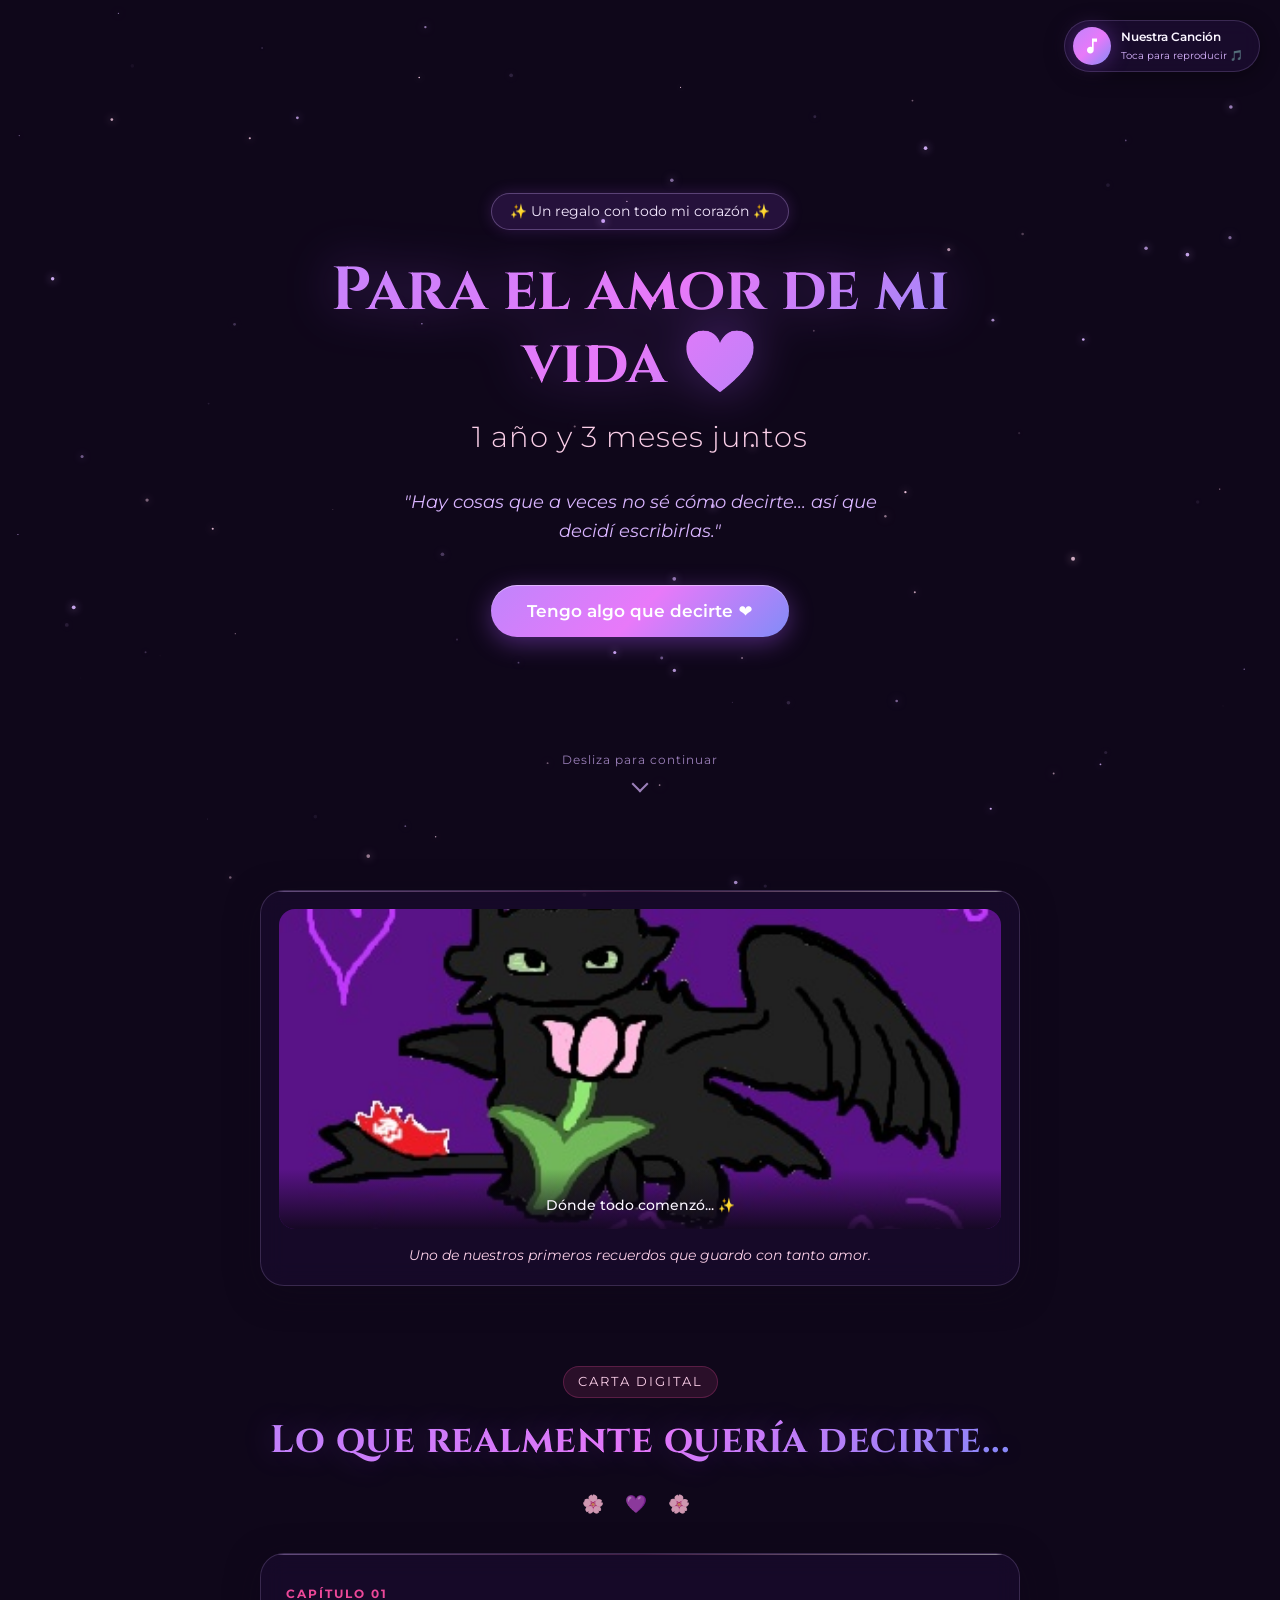
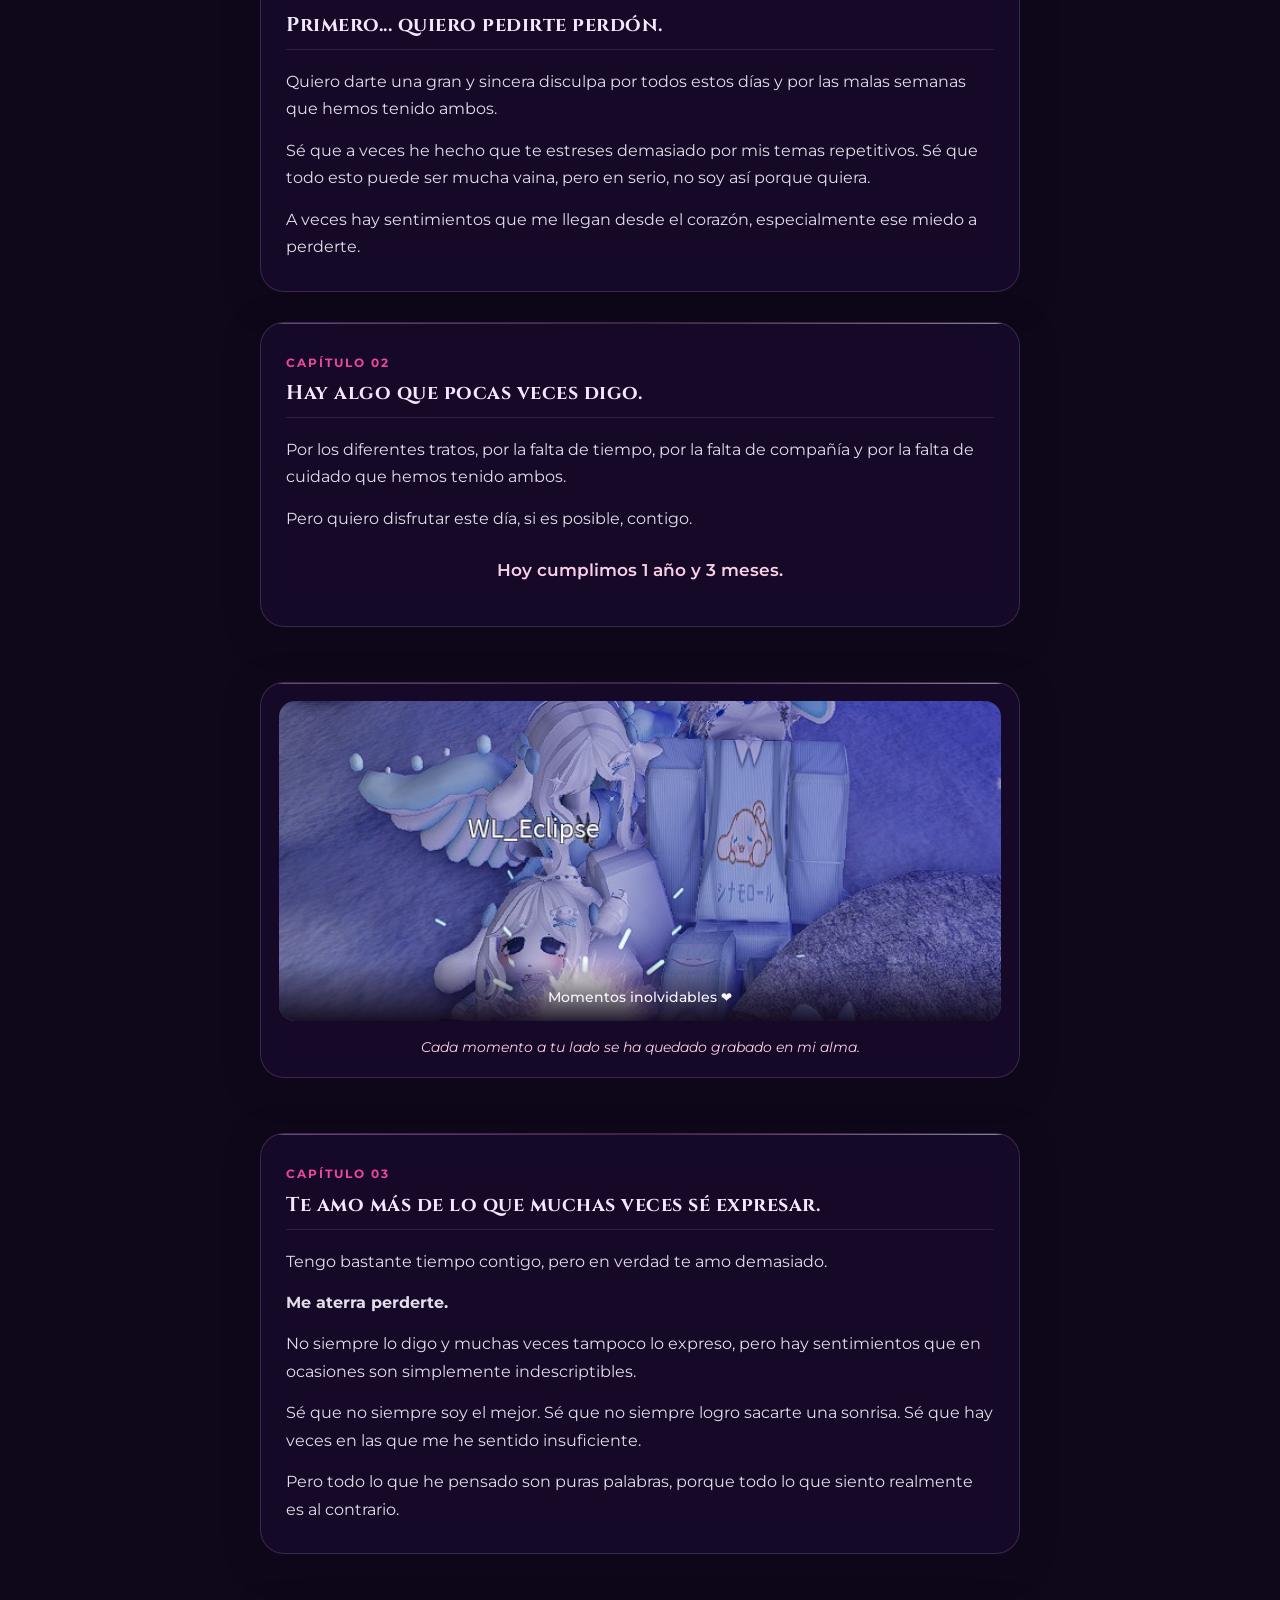
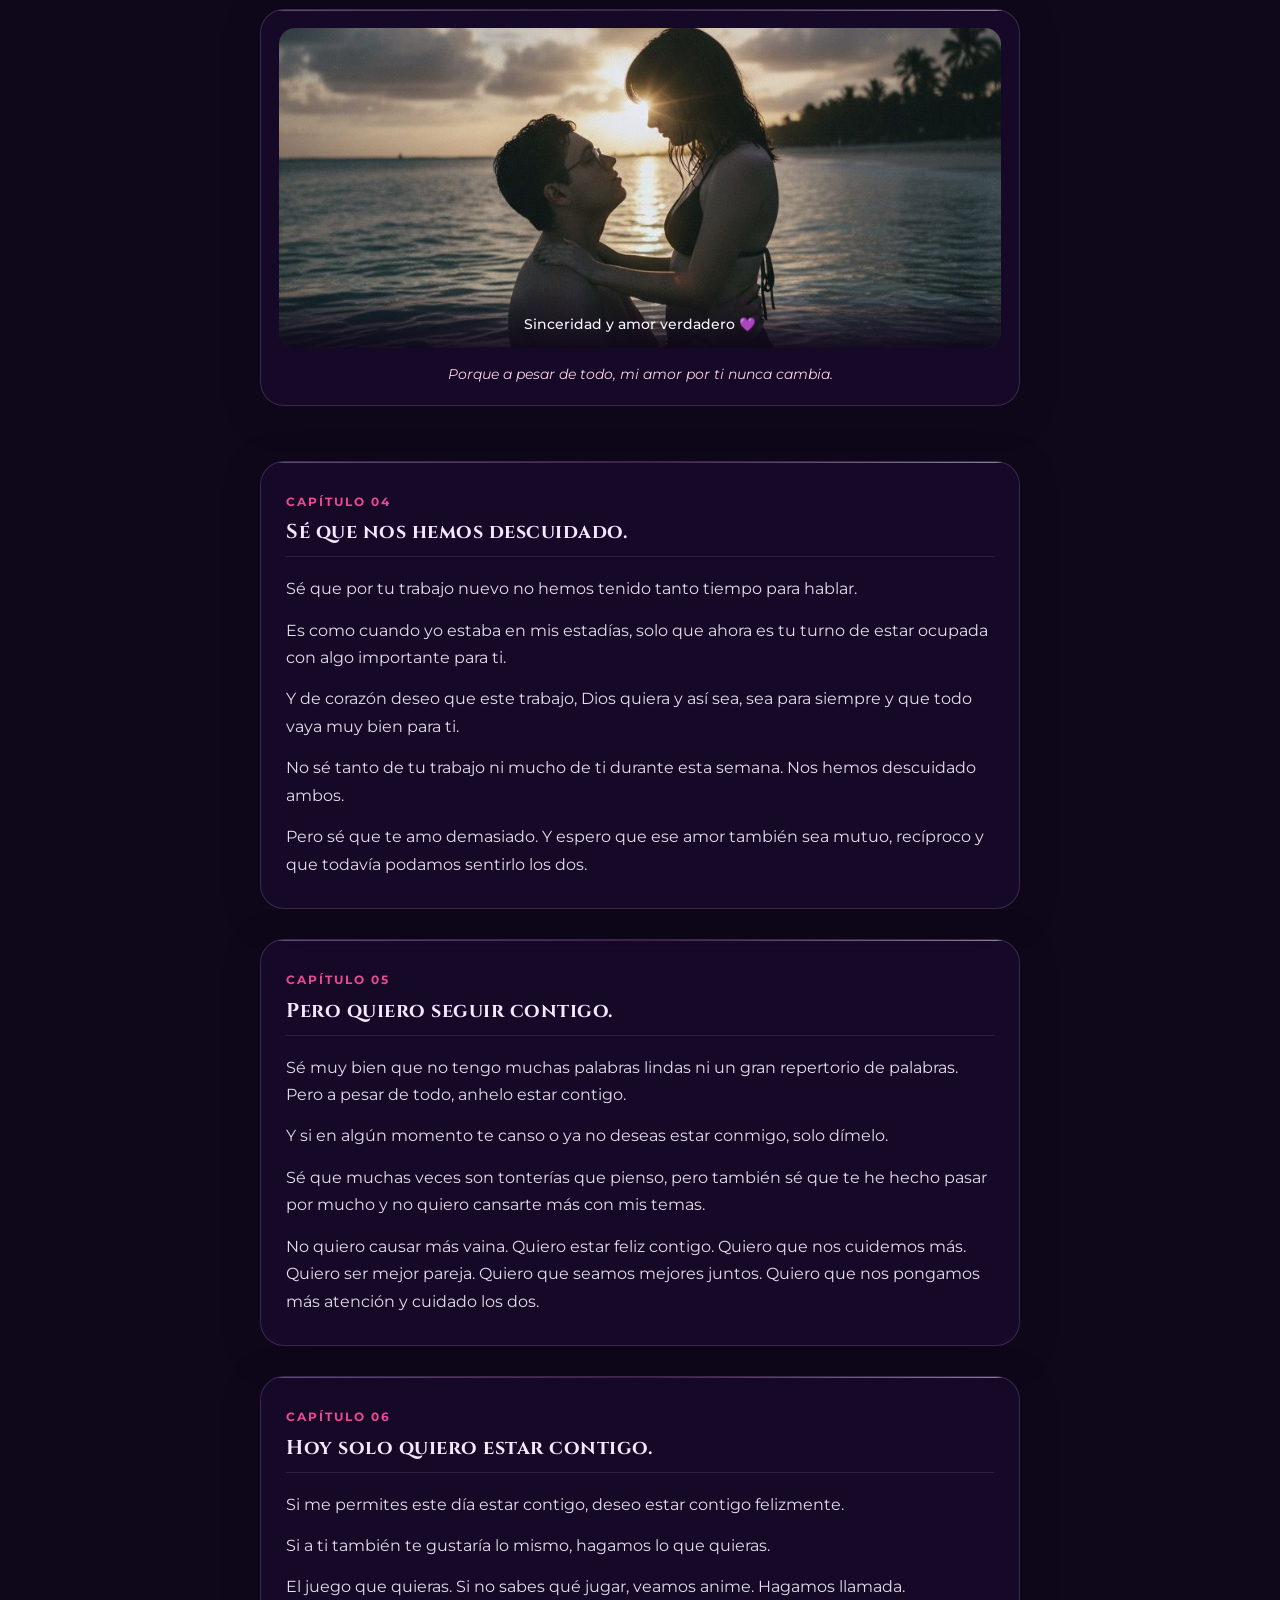
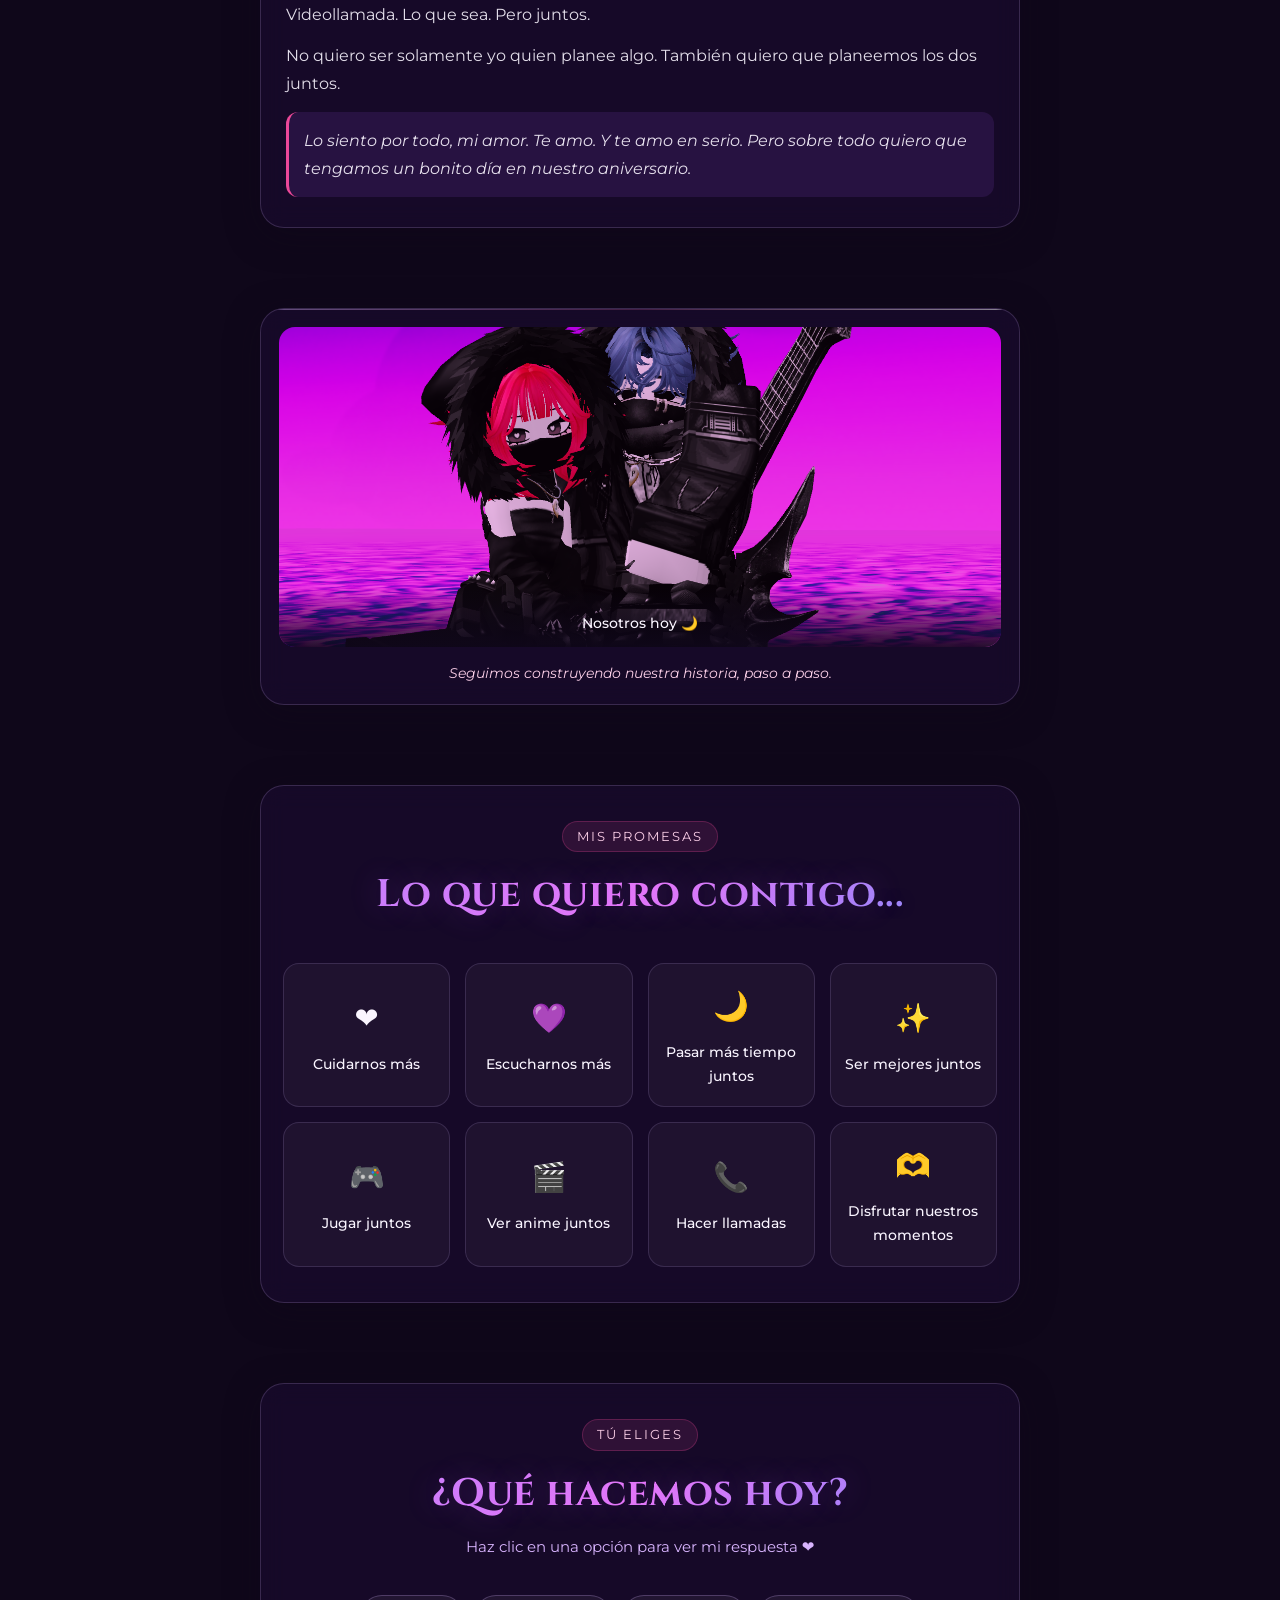
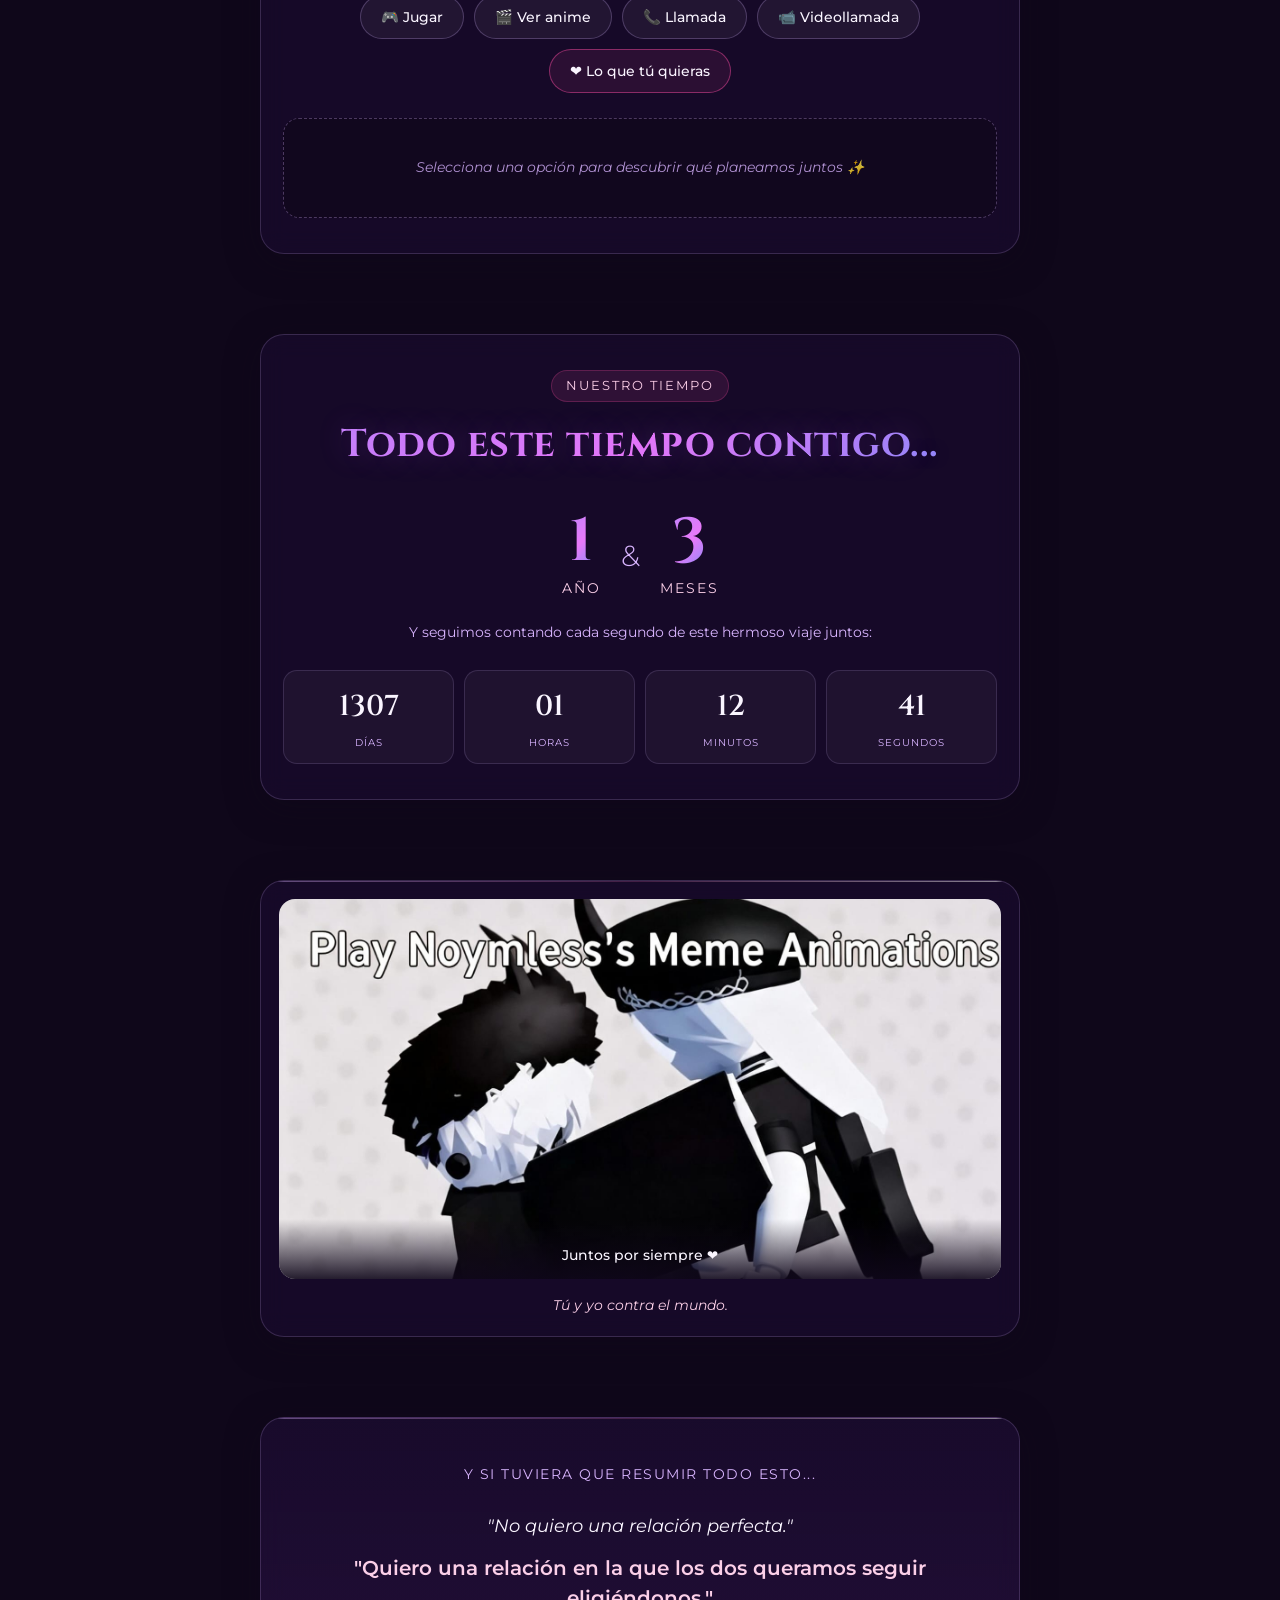
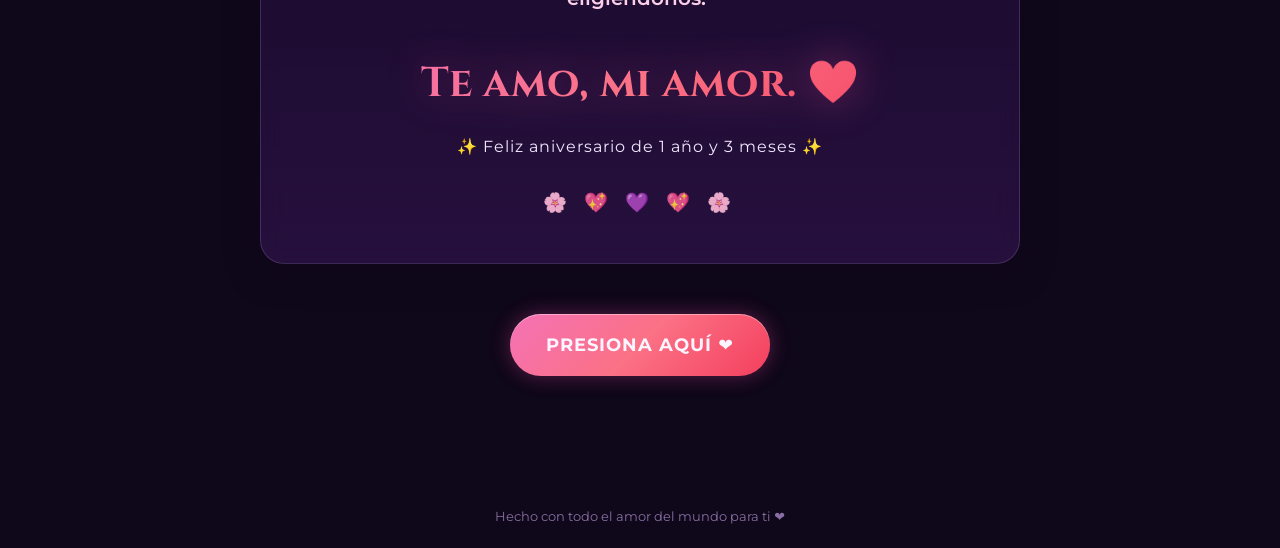
<file: index.html>
<!DOCTYPE html>
<html lang="es">
<head>
    <meta charset="UTF-8">
    <meta name="viewport" content="width=device-width, initial-scale=1.0">
    <title>Para el amor de mi vida ❤️ | Nuestro Aniversario</title>
    
    <!-- Google Fonts -->
    <link rel="preconnect" href="https://fonts.googleapis.com">
    <link rel="preconnect" href="https://fonts.gstatic.com" crossorigin>
    <link href="https://fonts.googleapis.com/css2?family=Cinzel:wght@500;700&family=Montserrat:ital,wght@0,300;0,400;0,500;0,600;1,300&family=Playfair+Display:ital,wght@0,400;0,600;1,400&display=swap" rel="stylesheet">
    
    <link rel="stylesheet" href="style.css">
</head>
<body>

    <!-- Background Canvas for Interactive Particles/Stars -->
    <canvas id="bgCanvas"></canvas>

    <!-- Music Player Floating Widget -->
    <div class="music-player" id="musicPlayer">
        <button class="music-btn" id="musicToggle" aria-label="Reproducir/Pausar Canción">
            <svg id="musicIconPlay" class="icon" viewBox="0 0 24 24">
                <path fill="currentColor" d="M12 3v10.55c-.59-.34-1.27-.55-2-.55-2.21 0-4 1.79-4 4s1.79 4 4 4 4-1.79 4-4V7h4V3h-6z"/>
            </svg>
            <svg id="musicIconPause" class="icon hidden" viewBox="0 0 24 24">
                <path fill="currentColor" d="M6 19h4V5H6v14zm8-14v14h4V5h-4z"/>
            </svg>
        </button>
        <div class="music-info">
            <span class="music-title">Nuestra Canción</span>
            <span class="music-status">Toca para reproducir 🎵</span>
        </div>
        <audio id="bgMusic" loop src="assets/music/nuestra-cancion.mp3"></audio>
    </div>

    <!-- MAIN CONTAINER -->
    <main class="main-wrapper">

        <!-- 1. HERO SECTION -->
        <section class="hero-section" id="hero">
            <div class="hero-content">
                <div class="sparkle-badge">✨ Un regalo con todo mi corazón ✨</div>
                <h1 class="hero-title">Para el amor de mi vida ❤️</h1>
                <p class="hero-subtitle">1 año y 3 meses juntos</p>
                <p class="hero-quote">"Hay cosas que a veces no sé cómo decirte... así que decidí escribirlas."</p>
                <button class="btn-primary" id="startBtn">
                    Tengo algo que decirte ❤️
                </button>
            </div>
            
            <div class="scroll-hint">
                <span>Desliza para continuar</span>
                <div class="arrow-down"></div>
            </div>
        </section>

        <!-- FOTO 1: Nuestro Primer Recuerdo -->
        <section class="photo-section" id="photo1-sec">
            <div class="photo-card reveal">
                <!-- FOTO 1: Nuestro primer recuerdo importante -->
                <div class="photo-wrapper">
                    <img src="assets/images/Foto-1.jpg" alt="Nuestro primer recuerdo importante" loading="lazy" onerror="this.onerror=null; this.classList.add('placeholder-img');">
                    <div class="photo-overlay">
                        <span>Dónde todo comenzó... ✨</span>
                    </div>
                </div>
                <p class="photo-caption">Uno de nuestros primeros recuerdos que guardo con tanto amor.</p>
            </div>
        </section>

        <!-- 2. CARTA PRINCIPAL EN CAPÍTULOS -->
        <section class="letter-section" id="letter">
            <div class="section-header reveal">
                <span class="section-tag">Carta Digital</span>
                <h2 class="section-title">Lo que realmente quería decirte...</h2>
                <div class="divider">🌸 💜 🌸</div>
            </div>

            <div class="chapters-container">
                
                <!-- CAPÍTULO 01 -->
                <article class="chapter-card reveal">
                    <div class="chapter-number">CAPÍTULO 01</div>
                    <h3 class="chapter-title">Primero... quiero pedirte perdón.</h3>
                    <div class="chapter-body">
                        <p>Quiero darte una gran y sincera disculpa por todos estos días y por las malas semanas que hemos tenido ambos.</p>
                        <p>Sé que a veces he hecho que te estreses demasiado por mis temas repetitivos. Sé que todo esto puede ser mucha vaina, pero en serio, no soy así porque quiera.</p>
                        <p>A veces hay sentimientos que me llegan desde el corazón, especialmente ese miedo a perderte.</p>
                    </div>
                </article>

                <!-- CAPÍTULO 02 -->
                <article class="chapter-card reveal">
                    <div class="chapter-number">CAPÍTULO 02</div>
                    <h3 class="chapter-title">Hay algo que pocas veces digo.</h3>
                    <div class="chapter-body">
                        <p>Por los diferentes tratos, por la falta de tiempo, por la falta de compañía y por la falta de cuidado que hemos tenido ambos.</p>
                        <p>Pero quiero disfrutar este día, si es posible, contigo.</p>
                        <p class="highlight-text">Hoy cumplimos 1 año y 3 meses.</p>
                    </div>
                </article>

                <!-- FOTO 2: Nuestro tiempo juntos -->
                <div class="photo-card reveal photo-inline">
                    <!-- FOTO 2: Un momento especial juntos que refleje el tiempo compartido -->
                    <div class="photo-wrapper">
                        <img src="assets/images/Foto-2.jpg" alt="Un momento especial juntos" loading="lazy" onerror="this.onerror=null; this.classList.add('placeholder-img');">
                        <div class="photo-overlay">
                            <span>Momentos inolvidables ❤️</span>
                        </div>
                    </div>
                    <p class="photo-caption">Cada momento a tu lado se ha quedado grabado en mi alma.</p>
                </div>

                <!-- CAPÍTULO 03 -->
                <article class="chapter-card reveal">
                    <div class="chapter-number">CAPÍTULO 03</div>
                    <h3 class="chapter-title">Te amo más de lo que muchas veces sé expresar.</h3>
                    <div class="chapter-body">
                        <p>Tengo bastante tiempo contigo, pero en verdad te amo demasiado.</p>
                        <p><strong>Me aterra perderte.</strong></p>
                        <p>No siempre lo digo y muchas veces tampoco lo expreso, pero hay sentimientos que en ocasiones son simplemente indescriptibles.</p>
                        <p>Sé que no siempre soy el mejor. Sé que no siempre logro sacarte una sonrisa. Sé que hay veces en las que me he sentido insuficiente.</p>
                        <p>Pero todo lo que he pensado son puras palabras, porque todo lo que siento realmente es al contrario.</p>
                    </div>
                </article>

                <!-- FOTO 3: Para la sección de disculpa / emoción -->
                <div class="photo-card reveal photo-inline">
                    <!-- FOTO 3: Fotografía emocional para la sección de disculpa y sentimientos -->
                    <div class="photo-wrapper">
                        <img src="assets/images/Foto-3.jpg" alt="Fotografía emocional de nosotros" loading="lazy" onerror="this.onerror=null; this.classList.add('placeholder-img');">
                        <div class="photo-overlay">
                            <span>Sinceridad y amor verdadero 💜</span>
                        </div>
                    </div>
                    <p class="photo-caption">Porque a pesar de todo, mi amor por ti nunca cambia.</p>
                </div>

                <!-- CAPÍTULO 04 -->
                <article class="chapter-card reveal">
                    <div class="chapter-number">CAPÍTULO 04</div>
                    <h3 class="chapter-title">Sé que nos hemos descuidado.</h3>
                    <div class="chapter-body">
                        <p>Sé que por tu trabajo nuevo no hemos tenido tanto tiempo para hablar.</p>
                        <p>Es como cuando yo estaba en mis estadías, solo que ahora es tu turno de estar ocupada con algo importante para ti.</p>
                        <p>Y de corazón deseo que este trabajo, Dios quiera y así sea, sea para siempre y que todo vaya muy bien para ti.</p>
                        <p>No sé tanto de tu trabajo ni mucho de ti durante esta semana. Nos hemos descuidado ambos.</p>
                        <p>Pero sé que te amo demasiado. Y espero que ese amor también sea mutuo, recíproco y que todavía podamos sentirlo los dos.</p>
                    </div>
                </article>

                <!-- CAPÍTULO 05 -->
                <article class="chapter-card reveal">
                    <div class="chapter-number">CAPÍTULO 05</div>
                    <h3 class="chapter-title">Pero quiero seguir contigo.</h3>
                    <div class="chapter-body">
                        <p>Sé muy bien que no tengo muchas palabras lindas ni un gran repertorio de palabras. Pero a pesar de todo, anhelo estar contigo.</p>
                        <p>Y si en algún momento te canso o ya no deseas estar conmigo, solo dímelo.</p>
                        <p>Sé que muchas veces son tonterías que pienso, pero también sé que te he hecho pasar por mucho y no quiero cansarte más con mis temas.</p>
                        <p>No quiero causar más vaina. Quiero estar feliz contigo. Quiero que nos cuidemos más. Quiero ser mejor pareja. Quiero que seamos mejores juntos. Quiero que nos pongamos más atención y cuidado los dos.</p>
                    </div>
                </article>

                <!-- CAPÍTULO 06 -->
                <article class="chapter-card reveal">
                    <div class="chapter-number">CAPÍTULO 06</div>
                    <h3 class="chapter-title">Hoy solo quiero estar contigo.</h3>
                    <div class="chapter-body">
                        <p>Si me permites este día estar contigo, deseo estar contigo felizmente.</p>
                        <p>Si a ti también te gustaría lo mismo, hagamos lo que quieras.</p>
                        <p>El juego que quieras. Si no sabes qué jugar, veamos anime. Hagamos llamada. Videollamada. Lo que sea. Pero juntos.</p>
                        <p>No quiero ser solamente yo quien planee algo. También quiero que planeemos los dos juntos.</p>
                        <p class="final-apology">Lo siento por todo, mi amor. Te amo. Y te amo en serio. Pero sobre todo quiero que tengamos un bonito día en nuestro aniversario.</p>
                    </div>
                </article>

            </div>
        </section>

        <!-- FOTO 4: Recuerdo Reciente -->
        <section class="photo-section" id="photo4-sec">
            <div class="photo-card reveal">
                <!-- FOTO 4: Recuerdo reciente que represente nuestra relación actual -->
                <div class="photo-wrapper">
                    <img src="assets/images/foto-4.png" alt="Nuestra relación actualmente" loading="lazy" onerror="this.onerror=null; this.classList.add('placeholder-img');">
                    <div class="photo-overlay">
                        <span>Nosotros hoy 🌙</span>
                    </div>
                </div>
                <p class="photo-caption">Seguimos construyendo nuestra historia, paso a paso.</p>
            </div>
        </section>

        <!-- 3. SECCIÓN "LO QUE QUIERO CONTIGO" -->
        <section class="wishes-section" id="wishes">
            <div class="section-header reveal">
                <span class="section-tag">Mis Promesas</span>
                <h2 class="section-title">Lo que quiero contigo...</h2>
            </div>

            <div class="wishes-grid">
                <div class="wish-card reveal">
                    <span class="wish-icon">❤️</span>
                    <span class="wish-text">Cuidarnos más</span>
                </div>
                <div class="wish-card reveal">
                    <span class="wish-icon">💜</span>
                    <span class="wish-text">Escucharnos más</span>
                </div>
                <div class="wish-card reveal">
                    <span class="wish-icon">🌙</span>
                    <span class="wish-text">Pasar más tiempo juntos</span>
                </div>
                <div class="wish-card reveal">
                    <span class="wish-icon">✨</span>
                    <span class="wish-text">Ser mejores juntos</span>
                </div>
                <div class="wish-card reveal">
                    <span class="wish-icon">🎮</span>
                    <span class="wish-text">Jugar juntos</span>
                </div>
                <div class="wish-card reveal">
                    <span class="wish-icon">🎬</span>
                    <span class="wish-text">Ver anime juntos</span>
                </div>
                <div class="wish-card reveal">
                    <span class="wish-icon">📞</span>
                    <span class="wish-text">Hacer llamadas</span>
                </div>
                <div class="wish-card reveal">
                    <span class="wish-icon">🫶</span>
                    <span class="wish-text">Disfrutar nuestros momentos</span>
                </div>
            </div>
        </section>

        <!-- 4. SECCIÓN INTERACTIVA "¿QUÉ HACEMOS HOY?" -->
        <section class="interactive-section" id="interactive">
            <div class="section-header reveal">
                <span class="section-tag">Tú Eliges</span>
                <h2 class="section-title">¿Qué hacemos hoy?</h2>
                <p class="section-subtitle">Haz clic en una opción para ver mi respuesta ❤️</p>
            </div>

            <div class="options-container reveal">
                <button class="option-btn" data-choice="jugar">🎮 Jugar</button>
                <button class="option-btn" data-choice="anime">🎬 Ver anime</button>
                <button class="option-btn" data-choice="llamada">📞 Llamada</button>
                <button class="option-btn" data-choice="videollamada">📹 Videollamada</button>
                <button class="option-btn special" data-choice="loquetuquieras">❤️ Lo que tú quieras</button>
            </div>

            <div class="choice-response-box" id="choiceResponse">
                <div class="response-placeholder">Selecciona una opción para descubrir qué planeamos juntos ✨</div>
                <p class="response-text" id="responseText"></p>
            </div>
        </section>

        <!-- 5. CONTADOR DE TIEMPO -->
        <section class="timer-section" id="timerSection">
            <div class="section-header reveal">
                <span class="section-tag">Nuestro Tiempo</span>
                <h2 class="section-title">Todo este tiempo contigo...</h2>
            </div>

            <div class="main-time-badge reveal">
                <div class="badge-item">
                    <span class="badge-num">1</span>
                    <span class="badge-lbl">Año</span>
                </div>
                <div class="badge-sep">&</div>
                <div class="badge-item">
                    <span class="badge-num">3</span>
                    <span class="badge-lbl">Meses</span>
                </div>
            </div>

            <p class="timer-intro reveal">Y seguimos contando cada segundo de este hermoso viaje juntos:</p>

            <div class="live-counter reveal" id="liveCounter">
                <div class="counter-box">
                    <span class="counter-value" id="countDays">00</span>
                    <span class="counter-label">Días</span>
                </div>
                <div class="counter-box">
                    <span class="counter-value" id="countHours">00</span>
                    <span class="counter-label">Horas</span>
                </div>
                <div class="counter-box">
                    <span class="counter-value" id="countMinutes">00</span>
                    <span class="counter-label">Minutos</span>
                </div>
                <div class="counter-box">
                    <span class="counter-value" id="countSeconds">00</span>
                    <span class="counter-label">Segundos</span>
                </div>
            </div>
        </section>

        <!-- FOTO 5: Fotografía Final -->
        <section class="photo-section" id="photo5-sec">
            <div class="photo-card reveal">
                <!-- FOTO 5: Fotografía final especial de los dos juntos -->
                <div class="photo-wrapper photo-large">
                    <img src="assets/images/Foto-5.jpg" alt="Nuestra foto especial juntos" loading="lazy" onerror="this.onerror=null; this.classList.add('placeholder-img');">
                    <div class="photo-overlay">
                        <span>Juntos por siempre ❤️</span>
                    </div>
                </div>
                <p class="photo-caption">Tú y yo contra el mundo.</p>
            </div>
        </section>

        <!-- 6. EXPERIENCIA AL FINAL -->
        <section class="final-section" id="final">
            <div class="final-card reveal">
                <span class="final-tag">Y si tuviera que resumir todo esto...</span>
                
                <p class="final-p1">"No quiero una relación perfecta."</p>
                <p class="final-p2">"Quiero una relación en la que los dos queramos seguir eligiéndonos."</p>
                
                <h2 class="final-love">Te amo, mi amor. ❤️</h2>
                
                <div class="final-anniversary">
                    ✨ Feliz aniversario de 1 año y 3 meses ✨
                </div>
                
                <div class="final-hearts">🌸 💖 💜 💖 🌸</div>
            </div>
            <div style="text-align: center; margin: 50px 0;">
                <a href="celebracion.html" id="btnCelebration" class="btn-celebracion">
                    PRESIONA AQUÍ ❤️
                </a>
            </div>
        </section>

    </main>

    <footer class="footer">
        <p>Hecho con todo el amor del mundo para ti ❤️</p>
    </footer>

    <script src="script.js"></script>
</body>
</html>
</file>
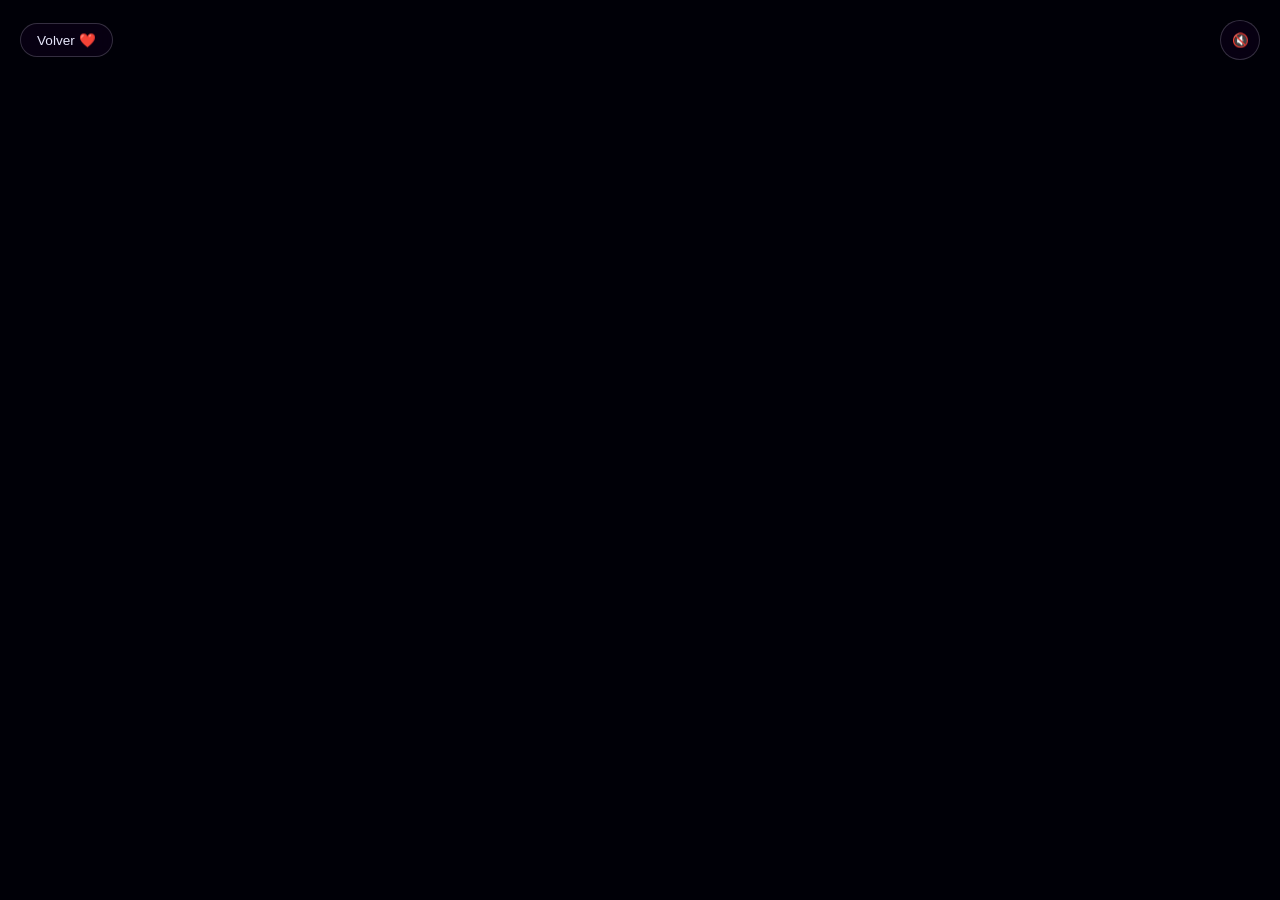
<file: celebracion.html>
<!DOCTYPE html>
<html lang="es">
<head>
    <meta charset="UTF-8">
    <meta name="viewport" content="width=device-width, initial-scale=1.0">
    <title>Celebración de Aniversario ❤️</title>
    <link rel="stylesheet" href="celebracion.css">
</head>
<body>
    <!-- Canvas Principal para Partículas y fuegos artificiales -->
    <canvas id="fxCanvas"></canvas>

    <!-- Superposición de brillo y flash general -->
    <div id="flashOverlay" class="flash-overlay"></div>

    <!-- UI Overlay (Botones de control discretos) -->
    <nav class="ui-controls">
        <button id="btnReturn" class="ui-btn" aria-label="Volver al inicio">Volver ❤️</button>
        <button id="btnAudio" class="ui-btn ui-btn-audio" aria-label="Control de Audio">
            <span id="audioIcon">🎵</span>
        </button>
    </nav>

    <!-- Contenedor Tipográfico Central -->
    <main class="typography-container">
        <div id="textTeAmo" class="cinematic-text text-te-amo">
            <h1>TE AMO</h1>
        </div>

        <div id="textAnniversary" class="cinematic-text text-anniversary">
            <h1 class="main-title">FELIZ ANIVERSARIO</h1>
            <h2 class="sub-title">1 AÑO Y 3 MESES ❤️</h2>
            <p class="love-quote">"Gracias por seguir compartiendo tu vida conmigo."</p>
        </div>
    </main>

    <!-- Audio de Fondo -->
    <audio id="bgMusic" src="assets/music/nuestra-cancion.mp3" preload="auto" loop></audio>

    <script src="celebracion.js"></script>
</body>
</html>
</file>
<file: style.css>
/* -------------------------------------------------------------
   VARIABLES & PALETA DE COLORES (REFINED METALLIC & NIGHT GLOW)
------------------------------------------------------------- */
:root {
    --purple-deep: #0f071a;
    --purple-dark: #1b0c30;
    --purple: #4a1d72;
    --purple-medium: #702f9c;
    --purple-soft: #a855f7;
    --lavender: #d8b4fe;
    --lavender-light: #f3e8ff;
    
    --pink-soft: #fbcfe8;
    --pink: #ec4899;
    --pink-deep: #be185d;
    
    --white-warm: #faf5ff;
    --cream: #fffbf0;
    
    --metallic-purple: linear-gradient(135deg, #c084fc 0%, #e879f9 50%, #818cf8 100%);
    --metallic-pink: linear-gradient(135deg, #f472b6 0%, #fb7185 50%, #f43f5e 100%);
    --metallic-border: linear-gradient(135deg, rgba(216, 180, 254, 0.4), rgba(244, 114, 182, 0.2), rgba(255, 255, 255, 0.5));
    
    --glass-bg: rgba(27, 12, 48, 0.65);
    --glass-border: rgba(216, 180, 254, 0.18);
    --glass-shadow: 0 8px 32px 0 rgba(15, 7, 26, 0.5);
    
    --glow-purple: 0 0 20px rgba(168, 85, 247, 0.35);
    --glow-pink: 0 0 20px rgba(236, 72, 153, 0.35);
    
    --font-heading: 'Cinzel', 'Playfair Display', Georgia, serif;
    --font-body: 'Montserrat', system-ui, -apple-system, sans-serif;
}

/* -------------------------------------------------------------
   RESET & BASE STYLES
------------------------------------------------------------- */
*, *::before, *::after {
    box-sizing: border-box;
    margin: 0;
    padding: 0;
}

html {
    scroll-behavior: smooth;
    font-size: 16px;
    overflow-x: hidden;
}

body {
    background-color: var(--purple-deep);
    color: var(--white-warm);
    font-family: var(--font-body);
    line-height: 1.7;
    overflow-x: hidden;
    position: relative;
    -webkit-font-smoothing: antialiased;
}

/* Canvas background for dynamic stars */
#bgCanvas {
    position: fixed;
    top: 0;
    left: 0;
    width: 100vw;
    height: 100vh;
    z-index: -1;
    pointer-events: none;
}

/* Main Layout Wrapper */
.main-wrapper {
    width: 100%;
    max-width: 800px;
    margin: 0 auto;
    padding: 0 20px 60px 20px;
    display: flex;
    flex-direction: column;
    gap: 80px;
}

/* -------------------------------------------------------------
   TYPOGRAPHY & GENERAL ELEMENTS
------------------------------------------------------------- */
h1, h2, h3 {
    font-family: var(--font-heading);
    letter-spacing: 0.5px;
    color: var(--lavender-light);
}

.section-header {
    text-align: center;
    margin-bottom: 35px;
}

.section-tag {
    display: inline-block;
    font-size: 0.8rem;
    text-transform: uppercase;
    letter-spacing: 2px;
    color: var(--pink-soft);
    background: rgba(236, 72, 153, 0.12);
    padding: 4px 14px;
    border-radius: 20px;
    border: 1px solid rgba(236, 72, 153, 0.25);
    margin-bottom: 10px;
}

.section-title {
    font-size: clamp(1.6rem, 5vw, 2.4rem);
    background: var(--metallic-purple);
    -webkit-background-clip: text;
    -webkit-text-fill-color: transparent;
    text-shadow: 0 0 30px rgba(168, 85, 247, 0.3);
}

.section-subtitle {
    font-size: 0.95rem;
    color: var(--lavender);
    margin-top: 8px;
}

.divider {
    margin-top: 15px;
    font-size: 1.1rem;
    letter-spacing: 8px;
    opacity: 0.8;
}

/* Glassmorphism Card Container Base */
.chapter-card, .photo-card, .wishes-section, .interactive-section, .timer-section, .final-card {
    background: var(--glass-bg);
    backdrop-filter: blur(12px);
    -webkit-backdrop-filter: blur(12px);
    border: 1px solid var(--glass-border);
    border-radius: 24px;
    box-shadow: var(--glass-shadow);
    position: relative;
    overflow: hidden;
}

.chapter-card::before, .photo-card::before, .final-card::before {
    content: '';
    position: absolute;
    top: 0;
    left: 0;
    right: 0;
    height: 1px;
    background: var(--metallic-border);
}

/* -------------------------------------------------------------
   MUSIC PLAYER FLOATING WIDGET
------------------------------------------------------------- */
.music-player {
    position: fixed;
    top: 20px;
    right: 20px;
    z-index: 999;
    background: rgba(27, 12, 48, 0.85);
    backdrop-filter: blur(10px);
    border: 1px solid var(--glass-border);
    border-radius: 30px;
    padding: 6px 16px 6px 8px;
    display: flex;
    align-items: center;
    gap: 10px;
    box-shadow: 0 4px 20px rgba(0,0,0,0.4);
    transition: transform 0.3s ease, border-color 0.3s ease;
}

.music-player:hover {
    border-color: var(--purple-soft);
    transform: translateY(-2px);
}

.music-btn {
    background: var(--metallic-purple);
    border: none;
    width: 38px;
    height: 38px;
    border-radius: 50%;
    display: flex;
    align-items: center;
    justify-content: center;
    cursor: pointer;
    color: white;
    box-shadow: var(--glow-purple);
    transition: transform 0.2s ease;
}

.music-btn:active {
    transform: scale(0.92);
}

.music-btn .icon {
    width: 20px;
    height: 20px;
}

.music-info {
    display: flex;
    flex-direction: column;
}

.music-title {
    font-size: 0.75rem;
    font-weight: 600;
    color: var(--white-warm);
}

.music-status {
    font-size: 0.65rem;
    color: var(--lavender);
}

.hidden {
    display: none !important;
}

/* -------------------------------------------------------------
   1. HERO SECTION
------------------------------------------------------------- */
.hero-section {
    min-height: 90vh;
    display: flex;
    flex-direction: column;
    justify-content: center;
    align-items: center;
    text-align: center;
    padding: 40px 10px 20px 10px;
    position: relative;
}

.sparkle-badge {
    display: inline-block;
    font-size: 0.85rem;
    color: var(--lavender-light);
    background: rgba(168, 85, 247, 0.15);
    border: 1px solid rgba(216, 180, 254, 0.3);
    padding: 6px 18px;
    border-radius: 30px;
    margin-bottom: 25px;
    box-shadow: 0 0 15px rgba(168, 85, 247, 0.2);
    animation: fadeInDown 1s ease;
}

.hero-title {
    font-size: clamp(2.2rem, 7vw, 3.8rem);
    line-height: 1.2;
    margin-bottom: 12px;
    background: var(--metallic-purple);
    -webkit-background-clip: text;
    -webkit-text-fill-color: transparent;
    filter: drop-shadow(0 0 25px rgba(168, 85, 247, 0.4));
    animation: fadeInUp 1s ease 0.2s both;
}

.hero-subtitle {
    font-size: clamp(1.2rem, 4vw, 1.8rem);
    color: var(--pink-soft);
    font-weight: 300;
    margin-bottom: 25px;
    letter-spacing: 1px;
    animation: fadeInUp 1s ease 0.4s both;
}

.hero-quote {
    font-size: clamp(0.95rem, 3vw, 1.15rem);
    font-style: italic;
    color: var(--lavender);
    max-width: 500px;
    margin: 0 auto 40px auto;
    line-height: 1.6;
    animation: fadeInUp 1s ease 0.6s both;
}

.btn-primary {
    background: var(--metallic-purple);
    color: white;
    font-family: var(--font-body);
    font-weight: 600;
    font-size: 1.05rem;
    padding: 16px 36px;
    border: none;
    border-radius: 50px;
    cursor: pointer;
    box-shadow: 0 6px 25px rgba(168, 85, 247, 0.4), inset 0 1px 0 rgba(255,255,255,0.4);
    transition: all 0.3s ease;
    animation: fadeInUp 1s ease 0.8s both, pulseGlow 3s infinite ease-in-out;
}

.btn-primary:hover {
    transform: translateY(-3px) scale(1.02);
    box-shadow: 0 10px 30px rgba(236, 72, 153, 0.6);
}

.btn-primary:active {
    transform: translateY(0) scale(0.98);
}

.scroll-hint {
    position: absolute;
    bottom: 20px;
    display: flex;
    flex-direction: column;
    align-items: center;
    gap: 8px;
    color: var(--lavender);
    font-size: 0.75rem;
    letter-spacing: 1px;
    opacity: 0.7;
}

.arrow-down {
    width: 12px;
    height: 12px;
    border-right: 2px solid var(--lavender);
    border-bottom: 2px solid var(--lavender);
    transform: rotate(45deg);
    animation: bounce 2s infinite;
}

/* -------------------------------------------------------------
   PHOTOGRAPHY CARDS
------------------------------------------------------------- */
.photo-section {
    width: 100%;
}

.photo-card {
    padding: 18px;
    text-align: center;
    transition: transform 0.4s ease, box-shadow 0.4s ease;
}

.photo-card:hover {
    transform: translateY(-5px);
    box-shadow: 0 12px 40px rgba(168, 85, 247, 0.3);
}

.photo-wrapper {
    width: 100%;
    height: 320px;
    border-radius: 16px;
    overflow: hidden;
    position: relative;
    background: rgba(15, 7, 26, 0.8);
}

.photo-wrapper.photo-large {
    height: 380px;
}

.photo-wrapper img {
    width: 100%;
    height: 100%;
    object-fit: cover;
    display: block;
    transition: transform 0.6s ease;
}

.photo-card:hover img {
    transform: scale(1.04);
}

/* Style for image placeholder if file doesn't exist yet */
.photo-wrapper img.placeholder-img {
    display: flex;
    align-items: center;
    justify-content: center;
    position: relative;
}

.photo-wrapper img.placeholder-img::after {
    content: '📷 Coloca tu foto aquí (assets/images/...)';
    position: absolute;
    inset: 0;
    background: linear-gradient(135deg, #1b0c30, #2d1250);
    color: var(--lavender);
    display: flex;
    align-items: center;
    justify-content: center;
    font-size: 0.9rem;
    padding: 20px;
    text-align: center;
    border: 2px dashed rgba(216, 180, 254, 0.3);
    border-radius: 16px;
}

.photo-overlay {
    position: absolute;
    bottom: 0;
    left: 0;
    right: 0;
    background: linear-gradient(to top, rgba(15, 7, 26, 0.9), transparent);
    padding: 25px 15px 12px 15px;
    color: var(--white-warm);
    font-size: 0.85rem;
    font-weight: 500;
}

.photo-caption {
    margin-top: 14px;
    font-size: 0.9rem;
    color: var(--pink-soft);
    font-style: italic;
}

.photo-inline {
    margin: 25px 0;
}

/* -------------------------------------------------------------
   2. CARTA PRINCIPAL (CAPÍTULOS)
------------------------------------------------------------- */
.chapters-container {
    display: flex;
    flex-direction: column;
    gap: 30px;
}

.chapter-card {
    padding: 30px 25px;
}

.chapter-number {
    font-size: 0.75rem;
    font-weight: 700;
    letter-spacing: 2px;
    color: var(--pink);
    margin-bottom: 6px;
}

.chapter-title {
    font-size: 1.25rem;
    color: var(--lavender-light);
    margin-bottom: 18px;
    line-height: 1.4;
    border-bottom: 1px solid rgba(216, 180, 254, 0.12);
    padding-bottom: 10px;
}

.chapter-body p {
    font-size: 0.98rem;
    color: rgba(250, 245, 255, 0.9);
    margin-bottom: 14px;
    line-height: 1.75;
}

.chapter-body p:last-child {
    margin-bottom: 0;
}

.highlight-text {
    color: var(--pink-soft) !important;
    font-weight: 600;
    font-size: 1.05rem !important;
    text-align: center;
    padding: 10px 0;
}

.final-apology {
    background: rgba(168, 85, 247, 0.12);
    padding: 15px;
    border-radius: 12px;
    border-left: 3px solid var(--pink);
    font-style: italic;
    margin-top: 15px !important;
}

/* -------------------------------------------------------------
   3. SECCIÓN "LO QUE QUIERO CONTIGO"
------------------------------------------------------------- */
.wishes-section {
    padding: 35px 22px;
}

.wishes-grid {
    display: grid;
    grid-template-columns: repeat(auto-fill, minmax(150px, 1fr));
    gap: 15px;
    margin-top: 25px;
}

.wish-card {
    background: rgba(255, 255, 255, 0.04);
    border: 1px solid rgba(216, 180, 254, 0.15);
    border-radius: 16px;
    padding: 18px 12px;
    display: flex;
    flex-direction: column;
    align-items: center;
    justify-content: center;
    gap: 10px;
    text-align: center;
    transition: all 0.3s ease;
}

.wish-card:hover {
    background: rgba(168, 85, 247, 0.15);
    border-color: var(--purple-soft);
    transform: translateY(-4px);
    box-shadow: var(--glow-purple);
}

.wish-icon {
    font-size: 1.8rem;
}

.wish-text {
    font-size: 0.88rem;
    font-weight: 500;
    color: var(--white-warm);
}

/* -------------------------------------------------------------
   4. SECCIÓN INTERACTIVA "¿QUÉ HACEMOS HOY?"
------------------------------------------------------------- */
.interactive-section {
    padding: 35px 22px;
    text-align: center;
}

.options-container {
    display: flex;
    flex-wrap: wrap;
    gap: 10px;
    justify-content: center;
    margin-bottom: 25px;
}

.option-btn {
    background: rgba(255, 255, 255, 0.05);
    border: 1px solid rgba(216, 180, 254, 0.25);
    color: var(--white-warm);
    padding: 12px 20px;
    border-radius: 30px;
    font-family: var(--font-body);
    font-size: 0.9rem;
    font-weight: 500;
    cursor: pointer;
    transition: all 0.3s ease;
}

.option-btn:hover {
    background: rgba(168, 85, 247, 0.2);
    border-color: var(--lavender);
    transform: scale(1.03);
}

.option-btn.active {
    background: var(--metallic-purple);
    border-color: transparent;
    box-shadow: var(--glow-purple);
    color: white;
}

.option-btn.special {
    border-color: rgba(236, 72, 153, 0.5);
    background: rgba(236, 72, 153, 0.1);
}

.option-btn.special.active {
    background: var(--metallic-pink);
    box-shadow: var(--glow-pink);
}

.choice-response-box {
    min-height: 100px;
    background: rgba(15, 7, 26, 0.6);
    border: 1px dashed rgba(216, 180, 254, 0.3);
    border-radius: 16px;
    padding: 20px;
    display: flex;
    align-items: center;
    justify-content: center;
    transition: all 0.4s ease;
}

.response-placeholder {
    font-size: 0.88rem;
    color: var(--lavender);
    font-style: italic;
    opacity: 0.8;
}

.response-text {
    font-size: 1.05rem;
    color: var(--pink-soft);
    font-weight: 500;
    line-height: 1.6;
    display: none;
    animation: fadeIn 0.5s ease;
}

/* -------------------------------------------------------------
   5. CONTADOR DE TIEMPO
------------------------------------------------------------- */
.timer-section {
    padding: 35px 22px;
    text-align: center;
}

.main-time-badge {
    display: flex;
    align-items: center;
    justify-content: center;
    gap: 20px;
    margin-bottom: 20px;
}

.badge-item {
    display: flex;
    flex-direction: column;
    align-items: center;
}

.badge-num {
    font-size: clamp(2.5rem, 8vw, 3.8rem);
    font-family: var(--font-heading);
    font-weight: 700;
    background: var(--metallic-purple);
    -webkit-background-clip: text;
    -webkit-text-fill-color: transparent;
    line-height: 1;
}

.badge-lbl {
    font-size: 0.85rem;
    color: var(--pink-soft);
    text-transform: uppercase;
    letter-spacing: 2px;
    margin-top: 4px;
}

.badge-sep {
    font-size: 1.8rem;
    color: var(--lavender);
    font-weight: 300;
}

.timer-intro {
    font-size: 0.9rem;
    color: var(--lavender);
    margin-bottom: 25px;
}

.live-counter {
    display: grid;
    grid-template-columns: repeat(4, 1fr);
    gap: 10px;
}

.counter-box {
    background: rgba(255, 255, 255, 0.04);
    border: 1px solid rgba(216, 180, 254, 0.15);
    border-radius: 14px;
    padding: 12px 6px;
    display: flex;
    flex-direction: column;
    align-items: center;
}

.counter-value {
    font-size: clamp(1.2rem, 4vw, 1.8rem);
    font-family: var(--font-heading);
    font-weight: 600;
    color: var(--white-warm);
}

.counter-label {
    font-size: 0.65rem;
    color: var(--lavender);
    text-transform: uppercase;
    letter-spacing: 1px;
    margin-top: 2px;
}

/* -------------------------------------------------------------
   6. EXPERIENCIA AL FINAL Y BOTÓN DE CELEBRACIÓN
------------------------------------------------------------- */
.final-section {
    width: 100%;
}

.final-card {
    padding: 45px 25px;
    text-align: center;
    background: linear-gradient(180deg, rgba(27, 12, 48, 0.8) 0%, rgba(74, 29, 114, 0.4) 100%);
}

.final-tag {
    font-size: 0.85rem;
    color: var(--lavender);
    letter-spacing: 1.5px;
    display: block;
    margin-bottom: 25px;
    text-transform: uppercase;
}

.final-p1 {
    font-size: 1.1rem;
    color: var(--white-warm);
    margin-bottom: 12px;
    font-style: italic;
}

.final-p2 {
    font-size: 1.25rem;
    color: var(--pink-soft);
    font-weight: 600;
    margin-bottom: 35px;
    line-height: 1.5;
}

.final-love {
    font-size: clamp(1.8rem, 6vw, 2.6rem);
    background: var(--metallic-pink);
    -webkit-background-clip: text;
    -webkit-text-fill-color: transparent;
    margin-bottom: 15px;
    filter: drop-shadow(0 0 20px rgba(236, 72, 153, 0.4));
}

.final-anniversary {
    font-size: 1rem;
    color: var(--lavender-light);
    letter-spacing: 1px;
    margin-bottom: 25px;
}

.final-hearts {
    font-size: 1.2rem;
    letter-spacing: 6px;
    opacity: 0.9;
}

/* Botón de navegación final integrado al diseño metallic */
.btn-celebracion {
    display: inline-block;
    padding: 16px 36px;
    background: var(--metallic-pink);
    color: var(--white-warm);
    font-family: var(--font-body);
    font-size: 1.1rem;
    font-weight: 700;
    text-decoration: none;
    letter-spacing: 1px;
    border-radius: 50px;
    box-shadow: var(--glow-pink), inset 0 1px 0 rgba(255, 255, 255, 0.4);
    transition: transform 0.3s ease, box-shadow 0.3s ease;
    animation: pulseGlow 3s infinite ease-in-out;
}

.btn-celebracion:hover {
    transform: translateY(-3px) scale(1.04);
    box-shadow: 0 10px 35px rgba(236, 72, 153, 0.7);
}

.btn-celebracion:active {
    transform: translateY(0) scale(0.98);
}

/* Footer */
.footer {
    text-align: center;
    padding: 20px;
    font-size: 0.8rem;
    color: rgba(216, 180, 254, 0.6);
}

/* -------------------------------------------------------------
   INTERACTIVE PARTICLES & FLOATING ELEMENTS
------------------------------------------------------------- */
.floating-petal, .click-heart, .sparkle-star {
    position: fixed;
    pointer-events: none;
    z-index: 9999;
}

.click-heart {
    font-size: 1.2rem;
    user-select: none;
    animation: floatUpAndFade 1.2s cubic-bezier(0.25, 0.46, 0.45, 0.94) forwards;
}

.floating-petal {
    opacity: 0.7;
    animation: fallAndRotate linear forwards;
}

/* -------------------------------------------------------------
   KEYFRAME ANIMATIONS
------------------------------------------------------------- */
@keyframes fadeIn {
    from { opacity: 0; transform: translateY(8px); }
    to { opacity: 1; transform: translateY(0); }
}

@keyframes fadeInUp {
    from { opacity: 0; transform: translateY(25px); }
    to { opacity: 1; transform: translateY(0); }
}

@keyframes fadeInDown {
    from { opacity: 0; transform: translateY(-20px); }
    to { opacity: 1; transform: translateY(0); }
}

@keyframes pulseGlow {
    0%, 100% { box-shadow: 0 6px 25px rgba(168, 85, 247, 0.4); }
    50% { box-shadow: 0 8px 35px rgba(236, 72, 153, 0.7); }
}

@keyframes bounce {
    0%, 20%, 50%, 80%, 100% { transform: translateY(0) rotate(45deg); }
    40% { transform: translateY(-8px) rotate(45deg); }
    60% { transform: translateY(-4px) rotate(45deg); }
}

@keyframes floatUpAndFade {
    0% { opacity: 1; transform: translate(-50%, -50%) scale(0.6) rotate(0deg); }
    50% { opacity: 0.9; transform: translate(-50%, -100px) scale(1.2) rotate(15deg); }
    100% { opacity: 0; transform: translate(-50%, -160px) scale(0.8) rotate(-15deg); }
}

@keyframes fallAndRotate {
    0% { transform: translateY(-50px) rotate(0deg); opacity: 0; }
    10% { opacity: 0.8; }
    90% { opacity: 0.8; }
    100% { transform: translateY(105vh) rotate(360deg); opacity: 0; }
}

/* Reveal on Scroll Class */
.reveal {
    opacity: 0;
    transform: translateY(30px);
    transition: opacity 0.8s ease, transform 0.8s ease;
}

.reveal.active {
    opacity: 1;
    transform: translateY(0);
}

/* -------------------------------------------------------------
   RESPONSIVE DESIGN BREAKPOINTS
------------------------------------------------------------- */
@media (max-width: 480px) {
    .main-wrapper {
        padding: 0 14px 40px 14px;
        gap: 55px;
    }

    .chapter-card {
        padding: 22px 16px;
    }

    .photo-wrapper {
        height: 260px;
    }

    .photo-wrapper.photo-large {
        height: 300px;
    }

    .wishes-grid {
        grid-template-columns: repeat(2, 1fr);
        gap: 10px;
    }

    .music-player {
        top: 12px;
        right: 12px;
        padding: 4px 12px 4px 6px;
    }
    
    .music-title {
        font-size: 0.7rem;
    }

    .music-status {
        font-size: 0.6rem;
    }

    .live-counter {
        gap: 6px;
    }

    .counter-box {
        padding: 10px 4px;
    }

    .btn-celebracion {
        padding: 14px 28px;
        font-size: 1rem;
    }
}

/* ACCESSIBILITY: Reduced Motion */
@media (prefers-reduced-motion: reduce) {
    *, ::before, ::after {
        animation-duration: 0.01ms !important;
        animation-iteration-count: 1 !important;
        transition-duration: 0.01ms !important;
        scroll-behavior: auto !important;
    }
    #bgCanvas {
        display: none;
    }
}
</file>
<file: celebracion.css>
/* ==========================================
   RESET & BASE STYLES
   ========================================== */
*, *::before, *::after {
    box-sizing: border-box;
    margin: 0;
    padding: 0;
}

:root {
    --bg-dark: #030108;
    --purple-deep: #120024;
    --purple-glow: #8a2be2;
    --lavender: #e6e6fa;
    --rose-pink: #ffb6c1;
    --white-glow: #ffffff;
    --font-serif: 'Playfair Display', Georgia, 'Times New Roman', serif;
    --font-sans: -apple-system, BlinkMacSystemFont, "Segoe UI", Roboto, sans-serif;
}

html, body {
    width: 100%;
    height: 100%;
    overflow: hidden;
    background-color: var(--bg-dark);
    font-family: var(--font-sans);
    color: var(--lavender);
    user-select: none;
    -webkit-user-select: none;
}

/* ==========================================
   CANVAS & FLASH OVERLAY
   ========================================== */
#fxCanvas {
    position: fixed;
    top: 0;
    left: 0;
    width: 100%;
    height: 100%;
    z-index: 1;
    display: block;
}

.flash-overlay {
    position: fixed;
    top: 0;
    left: 0;
    width: 100%;
    height: 100%;
    background-color: #ffffff;
    opacity: 0;
    z-index: 5;
    pointer-events: none;
    transition: opacity 0.1s ease-out;
}

.flash-overlay.active {
    opacity: 0.95;
}

/* ==========================================
   DISCRET CONTROLS (UI)
   ========================================== */
.ui-controls {
    position: fixed;
    top: 20px;
    left: 20px;
    right: 20px;
    display: flex;
    justify-content: space-between;
    align-items: center;
    z-index: 100;
    pointer-events: none;
}

.ui-btn {
    pointer-events: auto;
    background: rgba(18, 0, 36, 0.4);
    border: 1px solid rgba(230, 230, 250, 0.2);
    color: var(--lavender);
    padding: 8px 16px;
    border-radius: 20px;
    font-size: 0.85rem;
    backdrop-filter: blur(8px);
    -webkit-backdrop-filter: blur(8px);
    cursor: pointer;
    transition: all 0.3s ease;
    outline: none;
}

.ui-btn:hover {
    background: rgba(138, 43, 226, 0.4);
    border-color: rgba(255, 182, 193, 0.5);
    box-shadow: 0 0 12px rgba(138, 43, 226, 0.4);
}

.ui-btn-audio {
    width: 40px;
    height: 40px;
    padding: 0;
    border-radius: 50%;
    display: flex;
    align-items: center;
    justify-content: center;
}

/* ==========================================
   TYPOGRAPHY & CONTENT
   ========================================== */
.typography-container {
    position: fixed;
    top: 0;
    left: 0;
    width: 100%;
    height: 100%;
    z-index: 10;
    display: flex;
    justify-content: center;
    align-items: center;
    pointer-events: none;
    text-align: center;
    padding: 20px;
}

.cinematic-text {
    position: absolute;
    opacity: 0;
    transform: scale(0.92);
    transition: opacity 2s cubic-bezier(0.25, 1, 0.5, 1), transform 2s cubic-bezier(0.25, 1, 0.5, 1);
    will-change: opacity, transform;
}

.cinematic-text.visible {
    opacity: 1;
    transform: scale(1);
}

.cinematic-text.fade-out {
    opacity: 0;
    transform: scale(1.05);
    transition: opacity 1.5s ease-in, transform 1.5s ease-in;
}

/* TE AMO */
.text-te-amo h1 {
    font-family: var(--font-serif);
    font-size: clamp(3.5rem, 12vw, 8rem);
    font-weight: 700;
    letter-spacing: 0.15em;
    color: #ffffff;
    text-shadow: 
        0 0 20px rgba(255, 255, 255, 0.8),
        0 0 40px var(--purple-glow),
        0 0 80px rgba(138, 43, 226, 0.6);
}

/* FELIZ ANIVERSARIO */
.text-anniversary {
    display: flex;
    flex-direction: column;
    align-items: center;
    gap: 12px;
}

.text-anniversary .main-title {
    font-family: var(--font-serif);
    font-size: clamp(2.2rem, 7vw, 5rem);
    font-weight: 700;
    letter-spacing: 0.08em;
    color: #ffffff;
    text-shadow: 
        0 0 15px rgba(255, 255, 255, 0.9),
        0 0 30px var(--rose-pink),
        0 0 60px var(--purple-glow);
}

.text-anniversary .sub-title {
    font-size: clamp(1.2rem, 4vw, 2.2rem);
    font-weight: 400;
    letter-spacing: 0.05em;
    color: var(--rose-pink);
    text-shadow: 0 0 10px rgba(255, 182, 193, 0.6);
}

.text-anniversary .love-quote {
    font-family: var(--font-serif);
    font-style: italic;
    font-size: clamp(0.95rem, 2.8vw, 1.3rem);
    color: var(--lavender);
    opacity: 0.9;
    margin-top: 10px;
    max-width: 600px;
    text-shadow: 0 0 8px rgba(230, 230, 250, 0.4);
}

/* ==========================================
   TRANSITION ENGINE (PAGE FADE OUT)
   ========================================== */
body.fade-exit {
    opacity: 0;
    transition: opacity 1.5s ease-out;
}

/* Accessibility */
@media (prefers-reduced-motion: reduce) {
    .cinematic-text {
        transition: opacity 1s ease !important;
        transform: none !important;
    }
}
</file>
